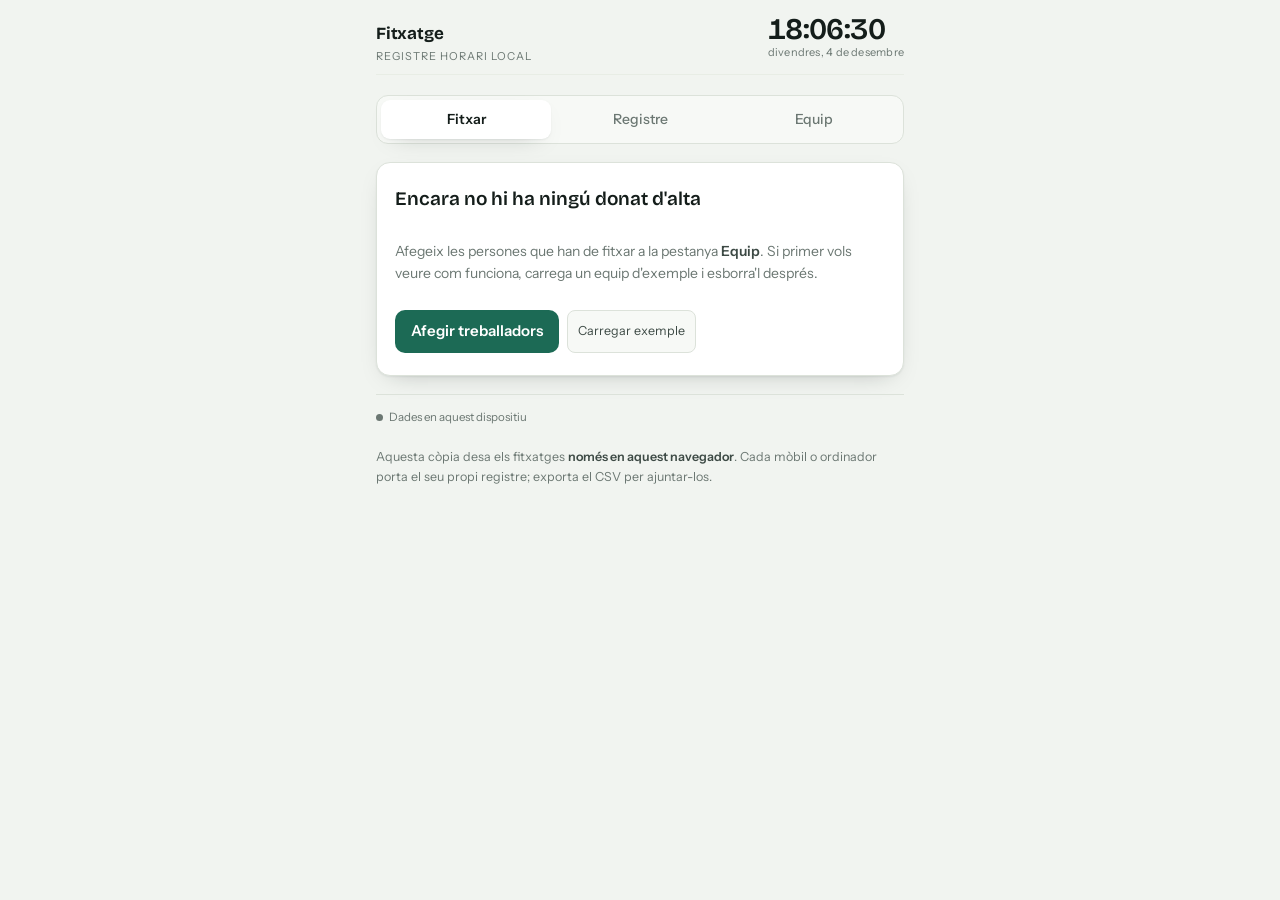
<file: fitxatge/index.html>
<!doctype html>
<html lang="ca">
<head>
<meta charset="utf-8">
<meta name="viewport" content="width=device-width, initial-scale=1, viewport-fit=cover">
<meta name="description" content="Registre horari: fitxatge d'entrada, pausa i sortida des del mòbil o des de qualsevol ordinador.">
<meta name="theme-color" content="#F1F4F0" media="(prefers-color-scheme: light)">
<meta name="theme-color" content="#0E1412" media="(prefers-color-scheme: dark)">
<meta name="mobile-web-app-capable" content="yes">
<meta name="apple-mobile-web-app-capable" content="yes">
<meta name="apple-mobile-web-app-title" content="Fitxatge">
<link rel="icon" href="data:image/svg+xml,%3Csvg xmlns='http://www.w3.org/2000/svg' viewBox='0 0 32 32'%3E%3Crect width='32' height='32' rx='8' fill='%231C6A55'/%3E%3Cpath d='M16 8v8.4l5.2 3' fill='none' stroke='white' stroke-width='2.6' stroke-linecap='round' stroke-linejoin='round'/%3E%3C/svg%3E">
<style>
  :root{color-scheme:light dark}
  html,body{margin:0}
  img{max-width:100%}
  [hidden]{display:none!important}
</style>
</head>
<body>
<title>Fitxatge Servigest</title>
<link rel="preconnect" href="https://fonts.googleapis.com">
<link rel="preconnect" href="https://fonts.gstatic.com" crossorigin>
<link rel="stylesheet" href="https://fonts.googleapis.com/css2?family=Bricolage+Grotesque:opsz,wght@12..96,400;12..96,600;12..96,800&family=IBM+Plex+Mono:wght@400;500;600&family=Instrument+Sans:wght@400;500;600&display=swap">
<style>
  :root{
    --ground:#F1F4F0; --surface:#FFFFFF; --surface-2:#F7F9F6;
    --ink:#141D1A; --ink-2:#3D4A45; --muted:#6B7772; --line:#DCE2DA; --line-soft:#E8EDE5;
    --pine:#1C6A55; --pine-ink:#FFFFFF; --pine-soft:#E1EFE9;
    --ochre:#8E6712; --ochre-ink:#FFFFFF; --ochre-soft:#F4EDDA;
    --indigo:#39567A; --indigo-ink:#FFFFFF; --indigo-soft:#E4EAF2;
    --red:#9B382A; --red-soft:#F6E4E0;
    --shadow:0 1px 2px rgba(20,29,26,.06), 0 8px 24px -14px rgba(20,29,26,.35);
  }
  @media (prefers-color-scheme: dark){
    :root:not([data-theme="light"]){
      --ground:#0E1412; --surface:#161E1B; --surface-2:#1B2521;
      --ink:#E9EEEA; --ink-2:#BDC7C2; --muted:#8A9691; --line:#293430; --line-soft:#212B27;
      --pine:#4FBF9E; --pine-ink:#08201A; --pine-soft:#12312A;
      --ochre:#D7AA4E; --ochre-ink:#241B06; --ochre-soft:#2D2512;
      --indigo:#8FAED4; --indigo-ink:#0F1A26; --indigo-soft:#1A2634;
      --red:#E28270; --red-soft:#33201C;
      --shadow:0 1px 2px rgba(0,0,0,.4), 0 8px 24px -14px rgba(0,0,0,.8);
    }
  }
  :root[data-theme="dark"]{
    --ground:#0E1412; --surface:#161E1B; --surface-2:#1B2521;
    --ink:#E9EEEA; --ink-2:#BDC7C2; --muted:#8A9691; --line:#293430; --line-soft:#212B27;
    --pine:#4FBF9E; --pine-ink:#08201A; --pine-soft:#12312A;
    --ochre:#D7AA4E; --ochre-ink:#241B06; --ochre-soft:#2D2512;
    --indigo:#8FAED4; --indigo-ink:#0F1A26; --indigo-soft:#1A2634;
    --red:#E28270; --red-soft:#33201C;
    --shadow:0 1px 2px rgba(0,0,0,.4), 0 8px 24px -14px rgba(0,0,0,.8);
  }

  *{box-sizing:border-box}
  body{
    background:var(--ground); color:var(--ink);
    font-family:"Instrument Sans", ui-sans-serif, system-ui, -apple-system, "Segoe UI", sans-serif;
    font-size:16px; line-height:1.5; -webkit-text-size-adjust:100%;
  }
  h1,h2,h3{font-family:"Bricolage Grotesque", ui-sans-serif, system-ui, sans-serif; text-wrap:balance; margin:0; font-weight:600}
  .mono{font-family:"IBM Plex Mono", ui-monospace, "SF Mono", Menlo, monospace; font-variant-numeric:tabular-nums}
  button{font:inherit; color:inherit; cursor:pointer}
  :focus-visible{outline:2px solid var(--pine); outline-offset:2px; border-radius:6px}
  @media (prefers-reduced-motion: reduce){*{animation:none!important; transition:none!important}}

  .app{max-width:560px; margin:0 auto; padding:0 16px 56px; display:flex; flex-direction:column; gap:18px}

  /* ---- capçalera ---- */
  .top{
    position:sticky; top:0; z-index:10; background:var(--ground);
    padding:14px 0 10px; display:flex; align-items:baseline; gap:12px;
    border-bottom:1px solid var(--line-soft); margin-bottom:2px;
  }
  .brand{display:flex; flex-direction:column; gap:1px; margin-right:auto; min-width:0}
  .brand b{font-family:"Bricolage Grotesque",sans-serif; font-size:17px; font-weight:700; letter-spacing:-.01em}
  .brand span{font-size:11px; letter-spacing:.09em; text-transform:uppercase; color:var(--muted)}
  .rellotge{font-family:"Bricolage Grotesque",sans-serif; font-variant-numeric:tabular-nums; font-size:30px; font-weight:600; letter-spacing:-.02em; line-height:1}
  .datahdr{font-size:11px; color:var(--muted); text-align:right; letter-spacing:.02em}

  /* ---- pestanyes ---- */
  .tabs{display:flex; gap:4px; background:var(--surface-2); border:1px solid var(--line); padding:4px; border-radius:12px}
  .tabs button{
    flex:1; border:0; background:transparent; color:var(--muted); padding:9px 6px; border-radius:9px;
    font-size:14px; font-weight:500; transition:background .15s, color .15s;
  }
  .tabs button[aria-selected="true"]{background:var(--surface); color:var(--ink); box-shadow:var(--shadow); font-weight:600}

  /* ---- targeta d'estat ---- */
  .estat{
    background:var(--surface); border:1px solid var(--line); border-radius:16px; overflow:hidden; box-shadow:var(--shadow);
  }
  .estat .qui{display:flex; align-items:center; gap:12px; padding:14px 16px; border-bottom:1px solid var(--line-soft)}
  .avatar{
    width:40px; height:40px; flex:0 0 40px; border-radius:11px; display:grid; place-items:center;
    background:var(--pine-soft); color:var(--pine); font-family:"Bricolage Grotesque",sans-serif; font-weight:700; font-size:15px;
  }
  .qui select{
    flex:1; min-width:0; appearance:none; border:0; background:transparent; color:var(--ink);
    font:600 17px/1.2 "Instrument Sans", sans-serif; padding:4px 24px 4px 0; cursor:pointer;
    background-image:linear-gradient(45deg,transparent 50%,currentColor 50%),linear-gradient(135deg,currentColor 50%,transparent 50%);
    background-position:calc(100% - 11px) calc(50% + 1px), calc(100% - 6px) calc(50% + 1px);
    background-size:5px 5px,5px 5px; background-repeat:no-repeat;
  }
  .qui select option{color:#141D1A; background:#fff}

  .marcador{padding:18px 16px; display:flex; flex-direction:column; gap:14px}
  .linia-estat{display:flex; align-items:center; gap:10px; flex-wrap:wrap}
  .pastilla{
    display:inline-flex; align-items:center; gap:7px; padding:5px 11px 5px 9px; border-radius:999px;
    font-size:13px; font-weight:600; letter-spacing:.01em;
  }
  .pastilla i{width:8px; height:8px; border-radius:50%; background:currentColor; flex:0 0 8px}
  .p-treballant{background:var(--pine-soft); color:var(--pine)}
  .p-pausa{background:var(--ochre-soft); color:var(--ochre)}
  .p-fora{background:var(--surface-2); color:var(--muted)}
  .p-tancada{background:var(--indigo-soft); color:var(--indigo)}
  .acumulat{margin-left:auto; text-align:right}
  .acumulat b{display:block; font-family:"Bricolage Grotesque",sans-serif; font-size:22px; font-weight:600; letter-spacing:-.02em; font-variant-numeric:tabular-nums; line-height:1.1}
  .acumulat span{font-size:11px; text-transform:uppercase; letter-spacing:.08em; color:var(--muted)}

  .accions{display:flex; flex-direction:column; gap:9px}
  .btn-gran{
    border:0; border-radius:14px; padding:20px 18px; text-align:left;
    display:flex; align-items:center; gap:14px; transition:transform .1s, filter .15s;
  }
  .btn-gran:active{transform:scale(.985)}
  .btn-gran .txt{display:flex; flex-direction:column; gap:1px; min-width:0}
  .btn-gran .txt b{font-family:"Bricolage Grotesque",sans-serif; font-size:20px; font-weight:600; letter-spacing:-.01em}
  .btn-gran .txt span{font-size:12.5px; opacity:.8}
  .btn-gran .fletxa{margin-left:auto; font-size:20px; opacity:.55}
  .b-pine{background:var(--pine); color:var(--pine-ink)}
  .b-indigo{background:var(--indigo); color:var(--indigo-ink)}
  .btn-sec{
    border:1px solid var(--line); background:var(--surface-2); border-radius:12px; padding:12px 16px;
    display:flex; align-items:center; gap:10px; font-size:15px; font-weight:500; color:var(--ink-2);
  }
  .btn-sec b{font-weight:600; color:var(--ink)}
  .btn-sec.ochre{color:var(--ochre); border-color:var(--ochre-soft); background:var(--ochre-soft)}
  .btn-sec.ochre b{color:var(--ochre)}

  /* ---- seccions ---- */
  .secc{display:flex; flex-direction:column; gap:10px}
  .secc > h2{font-size:12px; font-weight:600; text-transform:uppercase; letter-spacing:.1em; color:var(--muted); font-family:"Instrument Sans",sans-serif}
  .caixa{background:var(--surface); border:1px solid var(--line); border-radius:14px; box-shadow:var(--shadow)}

  /* ---- cronologia del dia ---- */
  .crono{list-style:none; margin:0; padding:6px 16px 12px}
  .crono li{display:grid; grid-template-columns:58px 22px 1fr; align-items:stretch; column-gap:10px; min-height:42px}
  .crono .h{font-size:14px; color:var(--ink); padding-top:9px}
  .crono .rail{position:relative; justify-self:center; width:22px}
  .crono .rail::before{content:""; position:absolute; top:0; bottom:0; left:50%; transform:translateX(-50%); width:2px; background:var(--line)}
  .crono li:first-child .rail::before{top:9px}
  .crono li:last-child .rail::before{bottom:calc(100% - 19px)}
  .crono .punt{position:absolute; top:9px; left:50%; transform:translateX(-50%); width:10px; height:10px; border-radius:50%; border:2px solid var(--surface); z-index:1}
  .crono .et{padding-top:8px; padding-bottom:8px; font-size:14.5px}
  .crono .et small{display:block; color:var(--muted); font-size:12px}
  .c-entrada .punt,.c-represa .punt{background:var(--pine)}
  .c-pausa .punt{background:var(--ochre)}
  .c-sortida .punt{background:var(--indigo)}
  .buit{padding:22px 16px; color:var(--muted); font-size:14.5px; text-align:center}

  /* ---- taula de registre ---- */
  .mesnav{display:flex; align-items:center; gap:8px}
  .mesnav b{flex:1; text-align:center; font-family:"Bricolage Grotesque",sans-serif; font-size:16px; font-weight:600}
  .mesnav button{width:36px; height:36px; border-radius:10px; border:1px solid var(--line); background:var(--surface); display:grid; place-items:center; font-size:16px}
  .scroller{overflow-x:auto}
  table{width:100%; border-collapse:collapse; font-size:14px}
  th,td{padding:9px 12px; text-align:right; white-space:nowrap; border-bottom:1px solid var(--line-soft)}
  th:first-child,td:first-child{text-align:left}
  thead th{font-size:10.5px; text-transform:uppercase; letter-spacing:.08em; color:var(--muted); font-weight:600}
  tbody tr:last-child td{border-bottom:0}
  tfoot td{border-top:1px solid var(--line); border-bottom:0; font-weight:600; padding-top:11px}
  td.dia{font-weight:500}
  td.dia small{display:block; font-weight:400; color:var(--muted); font-size:11.5px; text-transform:capitalize}
  .obert{color:var(--ochre); font-size:11px; text-transform:uppercase; letter-spacing:.06em}

  /* ---- equip ---- */
  .equip{list-style:none; margin:0; padding:0}
  .equip li{display:flex; align-items:center; gap:10px; padding:11px 14px; border-bottom:1px solid var(--line-soft)}
  .equip li:last-child{border-bottom:0}
  .equip .nom{flex:1; min-width:0; font-weight:500; overflow:hidden; text-overflow:ellipsis}
  .equip .nom small{display:block; font-weight:400; font-size:12px; color:var(--muted)}
  .equip .inactiu .nom{color:var(--muted); text-decoration:line-through}
  .mini{border:1px solid var(--line); background:var(--surface-2); border-radius:8px; padding:5px 10px; font-size:12.5px; color:var(--ink-2)}
  .mini.perill{color:var(--red); border-color:var(--red-soft); background:var(--red-soft)}
  .afegir{display:flex; gap:8px; padding:12px 14px; border-top:1px solid var(--line)}
  input[type=text]{
    flex:1; min-width:0; border:1px solid var(--line); background:var(--surface-2); color:var(--ink);
    border-radius:10px; padding:10px 12px; font:inherit; font-size:15px;
  }
  input[type=text]::placeholder{color:var(--muted)}
  .primari{border:0; background:var(--pine); color:var(--pine-ink); border-radius:10px; padding:10px 16px; font-weight:600; font-size:15px}

  .nota{font-size:12.5px; line-height:1.6; color:var(--muted)}
  .nota b{color:var(--ink-2); font-weight:600}
  .peu{border-top:1px solid var(--line); padding-top:14px; display:flex; flex-direction:column; gap:8px}
  .estat-dades{display:inline-flex; align-items:center; gap:6px; font-size:11.5px; color:var(--muted)}
  .estat-dades i{width:7px; height:7px; border-radius:50%; background:var(--muted); flex:0 0 7px}
  .estat-dades.ok i{background:var(--pine)}
  .avis{background:var(--ochre-soft); color:var(--ochre); border-radius:12px; padding:11px 14px; font-size:13px; line-height:1.5}
  .toast{
    position:fixed; left:50%; bottom:20px; transform:translateX(-50%);
    background:var(--ink); color:var(--ground); padding:11px 18px; border-radius:999px;
    font-size:14px; font-weight:500; box-shadow:var(--shadow); z-index:50; max-width:calc(100% - 32px);
  }
  [hidden]{display:none!important}
</style>

<div class="app">
  <header class="top">
    <div class="brand">
      <b>Fitxatge</b>
      <span id="orgNom">Registre horari</span>
    </div>
    <div>
      <div class="rellotge mono" id="rellotge">--:--:--</div>
      <div class="datahdr" id="dataAvui">&nbsp;</div>
    </div>
  </header>

  <nav class="tabs" role="tablist">
    <button role="tab" aria-selected="true" data-tab="fitxar">Fitxar</button>
    <button role="tab" aria-selected="false" data-tab="registre">Registre</button>
    <button role="tab" aria-selected="false" data-tab="equip">Equip</button>
  </nav>

  <!-- ============ FITXAR ============ -->
  <section id="panel-fitxar">
    <div id="senseEquip" class="caixa" hidden style="padding:22px 18px; display:flex; flex-direction:column; gap:12px">
      <h2 style="font-size:19px">Encara no hi ha ningú donat d'alta</h2>
      <p class="nota" style="font-size:14px">Afegeix les persones que han de fitxar a la pestanya <b>Equip</b>. Si primer vols veure com funciona, carrega un equip d'exemple i esborra'l després.</p>
      <div style="display:flex; gap:8px; flex-wrap:wrap">
        <button class="primari" id="anarEquip">Afegir treballadors</button>
        <button class="mini" id="carregarDemo">Carregar exemple</button>
      </div>
    </div>

    <div id="zonaFitxar" hidden style="display:flex; flex-direction:column; gap:18px">
      <div class="estat">
        <div class="qui">
          <div class="avatar" id="inicials">--</div>
          <select id="selTreballador" aria-label="Qui fitxa"></select>
        </div>
        <div class="marcador">
          <div class="linia-estat">
            <span class="pastilla p-fora" id="pastilla"><i></i><span id="pastillaTxt">Fora de jornada</span></span>
            <div class="acumulat">
              <b class="mono" id="acumulat">0:00</b>
              <span>Avui</span>
            </div>
          </div>
          <div class="accions" id="accions"></div>
        </div>
      </div>

      <div class="secc">
        <h2>Moviments d'avui</h2>
        <div class="caixa">
          <ul class="crono" id="crono"></ul>
          <div class="buit" id="cronoBuit">Cap fitxatge registrat avui.</div>
        </div>
      </div>
    </div>
  </section>

  <!-- ============ REGISTRE ============ -->
  <section id="panel-registre" hidden>
    <div class="secc">
      <div class="mesnav">
        <button id="mesAnt" aria-label="Mes anterior">‹</button>
        <b id="mesTitol">—</b>
        <button id="mesSeg" aria-label="Mes següent">›</button>
      </div>
      <div class="caixa scroller">
        <table>
          <thead>
            <tr><th>Dia</th><th>Entrada</th><th>Sortida</th><th>Pauses</th><th>Total</th></tr>
          </thead>
          <tbody id="taulaCos"></tbody>
          <tfoot id="taulaPeu"></tfoot>
        </table>
        <div class="buit" id="taulaBuida" hidden>Cap fitxatge aquest mes.</div>
      </div>
      <div style="display:flex; gap:8px; flex-wrap:wrap">
        <button class="mini" id="exportaCsv">Exportar CSV del mes</button>
        <button class="mini" id="canviaPersona">Veure una altra persona</button>
      </div>
      <p class="nota">
        <b>Conservació.</b> L'article 34.9 de l'Estatut dels Treballadors obliga a guardar el registre diari de
        jornada durant <b>4 anys</b> i a tenir-lo a disposició de la persona treballadora, dels seus representants
        i de la Inspecció de Treball. Exporta el CSV cada mes i arxiva'l.
      </p>
    </div>
  </section>

  <!-- ============ EQUIP ============ -->
  <section id="panel-equip" hidden>
    <div class="secc">
      <h2>Qui pot fitxar</h2>
      <div class="caixa">
        <ul class="equip" id="llistaEquip"></ul>
        <div class="buit" id="equipBuit" hidden>Encara no hi ha ningú a la llista.</div>
        <form class="afegir" id="formAfegir">
          <input type="text" id="nouNom" placeholder="Nom i cognom" autocomplete="off" maxlength="60">
          <button class="primari" type="submit">Afegir</button>
        </form>
      </div>
      <p class="nota">
        Donar de baixa una persona la treu del selector de fitxatge però <b>manté tot el seu històric</b>.
        Esborrar-la elimina també els seus registres i no es pot desfer.
      </p>
    </div>
  </section>

  <footer class="peu">
    <span class="estat-dades" id="estatDades"><i></i><span>Comprovant l'emmagatzematge…</span></span>
    <p class="nota" id="notaDades"></p>
  </footer>
</div>
<div class="toast" id="toast" hidden></div>

<script>
(() => {
  "use strict";

  const TIPUS = {
    entrada: { et:"Entrada",  sub:"Comença la jornada" },
    pausa:   { et:"Pausa",    sub:"El comptador s'atura" },
    represa: { et:"Represa",  sub:"Es reprèn la jornada" },
    sortida: { et:"Sortida",  sub:"Es tanca la jornada" },
  };
  const DEMO = ["Marta Vilaseca", "Jordi Pous", "Aina Bertran"];

  // ---------- utilitats de temps ----------
  const p2 = n => String(n).padStart(2, "0");
  const ymDe = d => `${d.getFullYear()}-${p2(d.getMonth() + 1)}`;
  const diaDe = d => `${d.getFullYear()}-${p2(d.getMonth() + 1)}-${p2(d.getDate())}`;
  const hora = iso => { const d = new Date(iso); return `${p2(d.getHours())}:${p2(d.getMinutes())}`; };
  const fmtDur = ms => {
    const m = Math.max(0, Math.round(ms / 60000));
    return `${Math.floor(m / 60)}:${p2(m % 60)}`;
  };
  const fmtDurDec = ms => (Math.max(0, ms) / 3600000).toFixed(2).replace(".", ",");
  const nomMes = ym => {
    const [a, m] = ym.split("-").map(Number);
    const t = new Date(a, m - 1, 1).toLocaleDateString("ca-ES", { month: "long", year: "numeric" });
    return t.charAt(0).toUpperCase() + t.slice(1);
  };
  const nomDia = iso => new Date(iso + "T00:00:00").toLocaleDateString("ca-ES", { weekday: "short" });

  function trams(events) {
    const out = []; let inici = null;
    for (const e of events) {
      if (e.tipus === "entrada" || e.tipus === "represa") { if (inici === null) inici = e.t; }
      else if (inici !== null) { out.push([inici, e.t]); inici = null; }
    }
    if (inici !== null) out.push([inici, null]);
    return out;
  }
  const msTreballats = (events, ara) =>
    trams(events).reduce((a, [s, e]) => a + (new Date(e ?? ara) - new Date(s)), 0);

  function estatDe(events) {
    if (!events.length) return "fora";
    const t = events[events.length - 1].tipus;
    if (t === "entrada" || t === "represa") return "treballant";
    if (t === "pausa") return "pausa";
    return "tancada";
  }

  const idNou = () => Date.now().toString(36) + Math.random().toString(36).slice(2, 7);
  const inicialsDe = nom => nom.trim().split(/\s+/).slice(0, 2).map(x => x[0] || "").join("").toUpperCase() || "?";

  // ---------- estat ----------
  const st = {
    equip: [],
    registres: new Map(),   // "idTreballador__YYYY-MM" -> [events]
    jo: null,
    mesVista: ymDe(new Date()),
    quiVista: null,
    tab: "fitxar",
    llest: false,
  };
  const clau = (id, ym) => `${id}__${ym}`;
  const eventsDe = (id, ym) => st.registres.get(clau(id, ym)) ?? [];
  const eventsDelDia = (id, iso) =>
    eventsDe(id, iso.slice(0, 7)).filter(e => e.t.slice(0, 10) === iso);

  // ---------- emmagatzematge: db compartida o local ----------
  const LS_KEY = "fitxatge.servigest.v1";
  let magatzem = null;

  const magatzemLocal = {
    tipus: "local",
    _llegir() { try { return JSON.parse(localStorage.getItem(LS_KEY)) || {}; } catch { return {}; } },
    _escriure(d) { try { localStorage.setItem(LS_KEY, JSON.stringify(d)); } catch {} },
    async iniciar(onCanvi) {
      const d = this._llegir();
      st.equip = d.equip || [];
      st.registres = new Map(Object.entries(d.registres || {}));
      this._onCanvi = onCanvi;
      onCanvi();
    },
    async desarEquip(equip) {
      st.equip = equip;
      const d = this._llegir(); d.equip = equip; this._escriure(d);
      this._onCanvi();
    },
    async desarEvents(id, ym, events) {
      st.registres.set(clau(id, ym), events);
      const d = this._llegir();
      d.registres = d.registres || {}; d.registres[clau(id, ym)] = events;
      this._escriure(d);
      this._onCanvi();
    },
    async carregarMes(ym) { /* ja és tot a memòria */ },
    async esborrarPersona(id) {
      const d = this._llegir();
      for (const k of Object.keys(d.registres || {})) if (k.startsWith(id + "__")) delete d.registres[k];
      this._escriure(d);
      for (const k of [...st.registres.keys()]) if (k.startsWith(id + "__")) st.registres.delete(k);
    },
  };

  function magatzemDb(db) {
    let desSubMes = null;
    return {
      tipus: "db",
      async iniciar(onCanvi) {
        this._onCanvi = onCanvi;
        db.doc("config/equip").onSnapshot(
          snap => { st.equip = (snap.exists && snap.data().treballadors) || []; onCanvi(); },
          () => onCanvi()
        );
        await this.carregarMes(st.mesVista);
      },
      async carregarMes(ym) {
        if (desSubMes) desSubMes();
        desSubMes = db.collection("registres").where("mes", "==", ym).onSnapshot(
          qs => {
            for (const d of qs.docs) st.registres.set(d.id, d.data().events || []);
            for (const c of qs.docChanges()) if (c.type === "removed") st.registres.delete(c.doc.id);
            this._onCanvi();
          },
          e => { avis(`No s'han pogut llegir els registres (${e.code}).`); }
        );
      },
      async desarEquip(equip) {
        st.equip = equip;
        this._onCanvi();
        await db.doc("config/equip").set({ treballadors: equip, actualitzat: new Date().toISOString() });
      },
      async desarEvents(id, ym, events) {
        st.registres.set(clau(id, ym), events);
        this._onCanvi();
        await db.doc(`registres/${clau(id, ym)}`).set({ treballador: id, mes: ym, events });
      },
      async esborrarPersona(id) {
        const qs = await db.collection("registres").where("treballador", "==", id).get();
        await Promise.all(qs.docs.map(d => db.doc(`registres/${d.id}`).delete()));
        for (const k of [...st.registres.keys()]) if (k.startsWith(id + "__")) st.registres.delete(k);
      },
    };
  }

  // ---------- avisos ----------
  const elToast = document.getElementById("toast");
  let toastT = null;
  function avis(txt) {
    elToast.textContent = txt; elToast.hidden = false;
    clearTimeout(toastT); toastT = setTimeout(() => { elToast.hidden = true; }, 3200);
  }

  // ---------- rellotge ----------
  const elRellotge = document.getElementById("rellotge");
  const elDataAvui = document.getElementById("dataAvui");
  function tic() {
    const ara = new Date();
    elRellotge.textContent = `${p2(ara.getHours())}:${p2(ara.getMinutes())}:${p2(ara.getSeconds())}`;
    elDataAvui.textContent = ara.toLocaleDateString("ca-ES", { weekday: "long", day: "numeric", month: "long" });
    if (st.llest && st.jo && st.tab === "fitxar") {
      const ev = eventsDelDia(st.jo, diaDe(ara));
      document.getElementById("acumulat").textContent = fmtDur(msTreballats(ev, ara.toISOString()));
    }
  }

  // ---------- accions de fitxatge ----------
  async function fitxar(tipus) {
    if (!st.jo) return;
    const ara = new Date();
    const ym = ymDe(ara);
    const ev = [...eventsDe(st.jo, ym), { t: ara.toISOString(), tipus }];
    ev.sort((a, b) => a.t.localeCompare(b.t));
    try {
      await magatzem.desarEvents(st.jo, ym, ev);
      avis(`${TIPUS[tipus].et} registrada a les ${p2(ara.getHours())}:${p2(ara.getMinutes())}`);
    } catch (e) {
      avis(`No s'ha pogut desar el fitxatge (${e.code || "error"}). Torna-ho a provar.`);
    }
  }

  // ---------- render: fitxar ----------
  function pintaFitxar() {
    const hiHaEquip = st.equip.some(t => t.actiu);
    document.getElementById("senseEquip").hidden = hiHaEquip;
    document.getElementById("zonaFitxar").hidden = !hiHaEquip;
    if (!hiHaEquip) return;

    const sel = document.getElementById("selTreballador");
    const actius = st.equip.filter(t => t.actiu);
    if (!actius.some(t => t.id === st.jo)) st.jo = actius[0].id;
    sel.innerHTML = actius.map(t => `<option value="${t.id}">${esc(t.nom)}</option>`).join("");
    sel.value = st.jo;

    const jo = st.equip.find(t => t.id === st.jo);
    document.getElementById("inicials").textContent = inicialsDe(jo.nom);

    const avui = diaDe(new Date());
    const ev = eventsDelDia(st.jo, avui);
    const estat = estatDe(ev);

    const pastilles = {
      treballant: ["p-treballant", "Treballant"],
      pausa: ["p-pausa", "En pausa"],
      fora: ["p-fora", "Fora de jornada"],
      tancada: ["p-tancada", "Jornada tancada"],
    };
    const [cls, txt] = pastilles[estat];
    const past = document.getElementById("pastilla");
    past.className = "pastilla " + cls;
    document.getElementById("pastillaTxt").textContent = txt;
    document.getElementById("acumulat").textContent = fmtDur(msTreballats(ev, new Date().toISOString()));

    const btnGran = (tipus, cls2, sub) =>
      `<button class="btn-gran ${cls2}" data-fitxa="${tipus}">
         <span class="txt"><b>${TIPUS[tipus].et}</b><span>${sub}</span></span>
         <span class="fletxa" aria-hidden="true">→</span>
       </button>`;
    const btnSec = (tipus, extra, txt2) =>
      `<button class="btn-sec ${extra}" data-fitxa="${tipus}"><b>${TIPUS[tipus].et}</b> · ${txt2}</button>`;

    let html = "";
    if (estat === "treballant") {
      html = btnGran("sortida", "b-indigo", "Tanca la jornada d'avui") + btnSec("pausa", "ochre", "atura el comptador");
    } else if (estat === "pausa") {
      html = btnGran("represa", "b-pine", "Torna a comptar temps") + btnSec("sortida", "", "tanca la jornada");
    } else {
      const sub = estat === "tancada" ? "Obre una nova jornada" : "Comença a comptar temps";
      html = btnGran("entrada", "b-pine", sub);
    }
    document.getElementById("accions").innerHTML = html;

    const crono = document.getElementById("crono");
    crono.innerHTML = ev.map(e => `
      <li class="c-${e.tipus}">
        <span class="h mono">${hora(e.t)}</span>
        <span class="rail"><span class="punt"></span></span>
        <span class="et">${TIPUS[e.tipus].et}<small>${TIPUS[e.tipus].sub}</small></span>
      </li>`).join("");
    document.getElementById("cronoBuit").hidden = ev.length > 0;
  }

  // ---------- render: registre ----------
  function pintaRegistre() {
    const qui = st.equip.find(t => t.id === (st.quiVista || st.jo)) || st.equip[0];
    document.getElementById("mesTitol").textContent = qui ? `${nomMes(st.mesVista)} · ${qui.nom.split(" ")[0]}` : nomMes(st.mesVista);
    const cos = document.getElementById("taulaCos");
    const peu = document.getElementById("taulaPeu");
    if (!qui) { cos.innerHTML = ""; peu.innerHTML = ""; document.getElementById("taulaBuida").hidden = false; return; }

    const ev = eventsDe(qui.id, st.mesVista);
    const perDia = new Map();
    for (const e of ev) {
      const d = e.t.slice(0, 10);
      if (!perDia.has(d)) perDia.set(d, []);
      perDia.get(d).push(e);
    }
    const dies = [...perDia.keys()].sort();
    document.getElementById("taulaBuida").hidden = dies.length > 0;

    const ara = new Date().toISOString();
    let totalMes = 0;
    cos.innerHTML = dies.map(d => {
      const e = perDia.get(d);
      const tr = trams(e);
      const ms = msTreballats(e, ara);
      totalMes += ms;
      const pauses = Math.max(0, tr.length - 1);
      const obert = tr.length && tr[tr.length - 1][1] === null;
      return `<tr>
        <td class="dia">${Number(d.slice(8))}<small>${nomDia(d)}</small></td>
        <td class="mono">${hora(e[0].t)}</td>
        <td class="mono">${obert ? '<span class="obert">obert</span>' : hora(e[e.length - 1].t)}</td>
        <td class="mono">${pauses || "—"}</td>
        <td class="mono">${fmtDur(ms)}</td>
      </tr>`;
    }).join("");
    peu.innerHTML = dies.length
      ? `<tr><td colspan="3">${dies.length} ${dies.length === 1 ? "dia" : "dies"}</td><td></td><td class="mono">${fmtDur(totalMes)}</td></tr>`
      : "";
  }

  // ---------- render: equip ----------
  function pintaEquip() {
    const ul = document.getElementById("llistaEquip");
    ul.innerHTML = st.equip.map(t => `
      <li class="${t.actiu ? "" : "inactiu"}" data-id="${t.id}">
        <span class="avatar" style="width:32px;height:32px;flex-basis:32px;font-size:13px">${inicialsDe(t.nom)}</span>
        <span class="nom">${esc(t.nom)}<small>${t.actiu ? "Pot fitxar" : "De baixa"}</small></span>
        <button class="mini" data-accio="alternar">${t.actiu ? "Baixa" : "Alta"}</button>
        <button class="mini perill" data-accio="esborrar" aria-label="Esborrar ${esc(t.nom)}">✕</button>
      </li>`).join("");
    document.getElementById("equipBuit").hidden = st.equip.length > 0;
  }

  const esc = s => String(s).replace(/[&<>"]/g, c => ({ "&": "&amp;", "<": "&lt;", ">": "&gt;", '"': "&quot;" }[c]));

  function pinta() {
    st.llest = true;
    pintaFitxar();
    if (st.tab === "registre") pintaRegistre();
    if (st.tab === "equip") pintaEquip();
    if (st.jo) { try { localStorage.setItem("fitxatge.jo", st.jo); } catch {} }
  }

  // ---------- pestanyes ----------
  document.querySelectorAll('.tabs button').forEach(b => {
    b.addEventListener("click", () => mostraTab(b.dataset.tab));
  });
  function mostraTab(nom) {
    st.tab = nom;
    document.querySelectorAll(".tabs button").forEach(b => b.setAttribute("aria-selected", String(b.dataset.tab === nom)));
    for (const t of ["fitxar", "registre", "equip"]) document.getElementById("panel-" + t).hidden = t !== nom;
    pinta();
  }

  // ---------- esdeveniments ----------
  document.getElementById("accions").addEventListener("click", e => {
    const b = e.target.closest("[data-fitxa]");
    if (b) fitxar(b.dataset.fitxa);
  });
  document.getElementById("selTreballador").addEventListener("change", e => {
    st.jo = e.target.value; st.quiVista = null; pinta();
  });
  document.getElementById("anarEquip").addEventListener("click", () => mostraTab("equip"));
  document.getElementById("carregarDemo").addEventListener("click", async () => {
    const equip = DEMO.map(nom => ({ id: idNou(), nom, actiu: true }));
    await magatzem.desarEquip([...st.equip, ...equip]);
    const avui = new Date();
    const base = new Date(avui.getFullYear(), avui.getMonth(), avui.getDate(), 8, 30);
    await magatzem.desarEvents(equip[0].id, ymDe(avui), [
      { t: base.toISOString(), tipus: "entrada" },
      { t: new Date(base.getTime() + 3.5 * 36e5).toISOString(), tipus: "pausa" },
      { t: new Date(base.getTime() + 4 * 36e5).toISOString(), tipus: "represa" },
    ]);
    avis("Equip d'exemple carregat. Esborra'l a la pestanya Equip.");
  });

  document.getElementById("formAfegir").addEventListener("submit", async e => {
    e.preventDefault();
    const camp = document.getElementById("nouNom");
    const nom = camp.value.trim();
    if (!nom) return;
    camp.value = "";
    await magatzem.desarEquip([...st.equip, { id: idNou(), nom, actiu: true }]);
    avis(`${nom} ja pot fitxar.`);
  });

  document.getElementById("llistaEquip").addEventListener("click", async e => {
    const b = e.target.closest("[data-accio]");
    if (!b) return;
    const id = b.closest("li").dataset.id;
    const p = st.equip.find(t => t.id === id);
    if (b.dataset.accio === "alternar") {
      await magatzem.desarEquip(st.equip.map(t => t.id === id ? { ...t, actiu: !t.actiu } : t));
    } else {
      if (!confirm(`Esborrar ${p.nom} i tot el seu històric de fitxatges? No es pot desfer.`)) return;
      await magatzem.esborrarPersona(id);
      await magatzem.desarEquip(st.equip.filter(t => t.id !== id));
      if (st.jo === id) st.jo = null;
      avis(`${p.nom} i els seus registres s'han esborrat.`);
    }
  });

  document.getElementById("mesAnt").addEventListener("click", () => mouMes(-1));
  document.getElementById("mesSeg").addEventListener("click", () => mouMes(1));
  async function mouMes(delta) {
    const [a, m] = st.mesVista.split("-").map(Number);
    st.mesVista = ymDe(new Date(a, m - 1 + delta, 1));
    await magatzem.carregarMes(st.mesVista);
    pintaRegistre();
  }

  document.getElementById("canviaPersona").addEventListener("click", () => {
    if (st.equip.length < 2) { avis("Només hi ha una persona donada d'alta."); return; }
    const actual = st.equip.findIndex(t => t.id === (st.quiVista || st.jo));
    st.quiVista = st.equip[(actual + 1) % st.equip.length].id;
    pintaRegistre();
  });

  // ---------- exportació CSV ----------
  document.getElementById("exportaCsv").addEventListener("click", async () => {
    const qui = st.equip.find(t => t.id === (st.quiVista || st.jo));
    if (!qui) return;
    const ev = eventsDe(qui.id, st.mesVista);
    if (!ev.length) { avis("Aquest mes no té cap fitxatge per exportar."); return; }
    const files = [["Data", "Hora", "Treballador", "Moviment"]];
    for (const e of ev) files.push([e.t.slice(0, 10), hora(e.t), qui.nom, TIPUS[e.tipus].et]);
    const perDia = new Map();
    for (const e of ev) { const d = e.t.slice(0, 10); (perDia.get(d) || perDia.set(d, []).get(d)).push(e); }
    files.push([]);
    files.push(["Resum diari", "", "", ""]);
    files.push(["Data", "Hores (h:mm)", "Hores (decimal)", ""]);
    const ara = new Date().toISOString();
    let total = 0;
    for (const d of [...perDia.keys()].sort()) {
      const ms = msTreballats(perDia.get(d), ara); total += ms;
      files.push([d, fmtDur(ms), fmtDurDec(ms), ""]);
    }
    files.push(["TOTAL", fmtDur(total), fmtDurDec(total), ""]);

    const csv = "﻿" + files.map(f => f.map(c => `"${String(c).replace(/"/g, '""')}"`).join(";")).join("\r\n");
    const nomFitxer = `fitxatge_${qui.nom.replace(/\s+/g, "-").toLowerCase()}_${st.mesVista}.csv`;
    const baixades = await claudeUse("downloads");
    if (baixades) {
      try { await baixades.save({ filename: nomFitxer, data: csv }); return; }
      catch (err) { if (err && err.code === "cancelled") return; }
    }
    const url = URL.createObjectURL(new Blob([csv], { type: "text/csv;charset=utf-8" }));
    const a = document.createElement("a");
    a.href = url; a.download = nomFitxer; a.click();
    setTimeout(() => URL.revokeObjectURL(url), 4000);
  });

  // ---------- arrencada ----------
  const claudeUse = async nom => {
    try { return window.claude && window.claude.use ? await window.claude.use(nom) : null; }
    catch { return null; }
  };

  function marcaMagatzem() {
    const el = document.getElementById("estatDades");
    const nota = document.getElementById("notaDades");
    if (magatzem.tipus === "db") {
      el.className = "estat-dades ok";
      el.querySelector("span").textContent = "Dades compartides · totes les persones veuen el mateix";
      nota.innerHTML = "Els fitxatges es desen al servidor d'aquesta pàgina. Qui obri l'enllaç des del mòbil o des d'un altre ordinador veu i escriu el <b>mateix registre</b>, en temps real.";
      document.getElementById("orgNom").textContent = "Registre horari compartit";
    } else {
      el.className = "estat-dades";
      el.querySelector("span").textContent = "Dades en aquest dispositiu";
      nota.innerHTML = "Aquesta còpia desa els fitxatges <b>només en aquest navegador</b>. Cada mòbil o ordinador porta el seu propi registre; exporta el CSV per ajuntar-los.";
      document.getElementById("orgNom").textContent = "Registre horari local";
    }
  }

  (async () => {
    try { st.jo = localStorage.getItem("fitxatge.jo"); } catch {}
    tic();
    setInterval(tic, 1000);

    const db = await claudeUse("db");
    magatzem = db ? magatzemDb(db) : magatzemLocal;
    marcaMagatzem();
    if (db) {
      // el magatzem local ja pot tenir dades d'una sessió anterior fora de línia
      try { const d = magatzemLocal._llegir(); if (!st.equip.length && d.equip) st.equip = d.equip; } catch {}
    }
    await magatzem.iniciar(pinta);
    pinta();
  })();
})();
</script>
</body>
</html>
</file>
